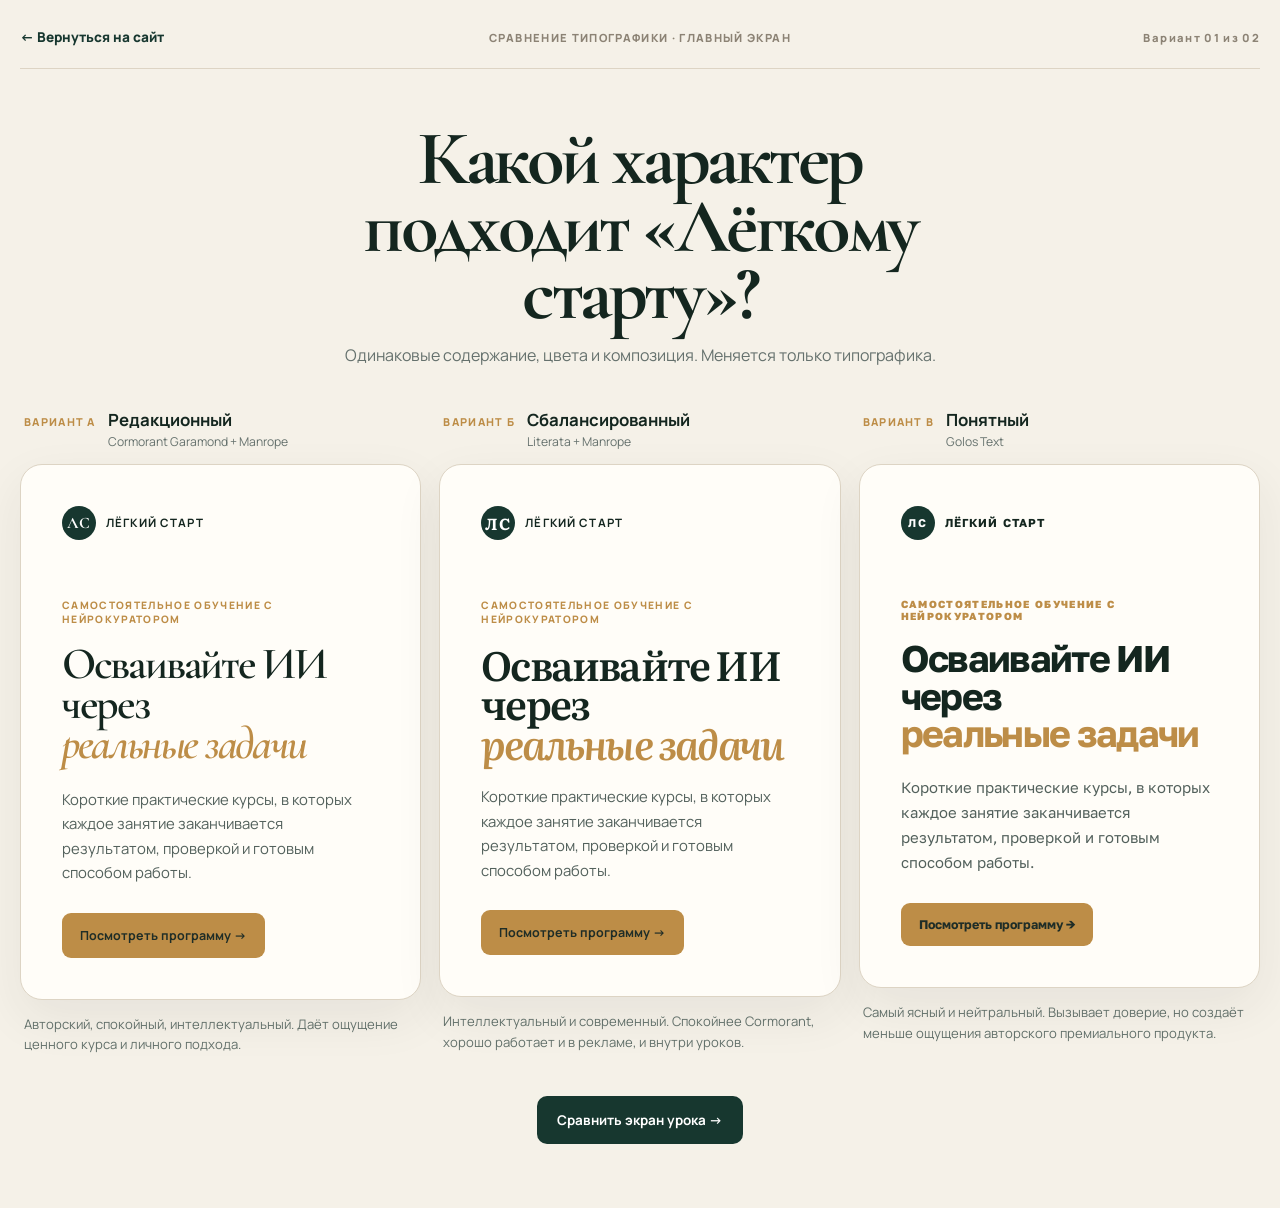
<file: typography-home.html>
<!doctype html>
<html lang="ru">
<head>
  <meta charset="utf-8">
  <meta name="viewport" content="width=device-width, initial-scale=1">
  <title>Сравнение шрифтов — Лёгкий старт</title>
  <link rel="preconnect" href="https://fonts.googleapis.com">
  <link rel="preconnect" href="https://fonts.gstatic.com" crossorigin>
  <link href="https://fonts.googleapis.com/css2?family=Cormorant+Garamond:ital,wght@0,500;0,600;0,700;1,600&family=Golos+Text:wght@400;500;600;700&family=Literata:ital,opsz,wght@0,7..72,500;0,7..72,600;0,7..72,700;1,7..72,600&family=Manrope:wght@400;500;600;700;800&display=swap" rel="stylesheet">
  <link rel="stylesheet" href="assets/css/typography-preview.css">
</head>
<body>
  <main class="comparison-page">
    <header class="comparison-header">
      <a href="index.html#/" class="back-link">← Вернуться на сайт</a>
      <p>СРАВНЕНИЕ ТИПОГРАФИКИ · ГЛАВНЫЙ ЭКРАН</p>
      <span>Вариант 01 из 02</span>
    </header>
    <section class="comparison-intro">
      <h1>Какой характер<br>подходит «Лёгкому старту»?</h1>
      <p>Одинаковые содержание, цвета и композиция. Меняется только типографика.</p>
    </section>
    <section class="comparison-grid">
      <article class="specimen editorial">
        <div class="specimen-label"><span>Вариант А</span><b>Редакционный</b><small>Cormorant Garamond + Manrope</small></div>
        <div class="specimen-canvas">
          <div class="specimen-brand"><i>ЛС</i><strong>ЛЁГКИЙ СТАРТ</strong></div>
          <p class="eyebrow">САМОСТОЯТЕЛЬНОЕ ОБУЧЕНИЕ С НЕЙРОКУРАТОРОМ</p>
          <h2>Осваивайте ИИ через<br><em>реальные задачи</em></h2>
          <p class="lead">Короткие практические курсы, в которых каждое занятие заканчивается результатом, проверкой и готовым способом работы.</p>
          <button>Посмотреть программу →</button>
        </div>
        <p class="specimen-note">Авторский, спокойный, интеллектуальный. Даёт ощущение ценного курса и личного подхода.</p>
      </article>
      <article class="specimen balanced">
        <div class="specimen-label"><span>Вариант Б</span><b>Сбалансированный</b><small>Literata + Manrope</small></div>
        <div class="specimen-canvas">
          <div class="specimen-brand"><i>ЛС</i><strong>ЛЁГКИЙ СТАРТ</strong></div>
          <p class="eyebrow">САМОСТОЯТЕЛЬНОЕ ОБУЧЕНИЕ С НЕЙРОКУРАТОРОМ</p>
          <h2>Осваивайте ИИ через<br><em>реальные задачи</em></h2>
          <p class="lead">Короткие практические курсы, в которых каждое занятие заканчивается результатом, проверкой и готовым способом работы.</p>
          <button>Посмотреть программу →</button>
        </div>
        <p class="specimen-note">Интеллектуальный и современный. Спокойнее Cormorant, хорошо работает и в рекламе, и внутри уроков.</p>
      </article>
      <article class="specimen golos">
        <div class="specimen-label"><span>Вариант В</span><b>Понятный</b><small>Golos Text</small></div>
        <div class="specimen-canvas">
          <div class="specimen-brand"><i>ЛС</i><strong>ЛЁГКИЙ СТАРТ</strong></div>
          <p class="eyebrow">САМОСТОЯТЕЛЬНОЕ ОБУЧЕНИЕ С НЕЙРОКУРАТОРОМ</p>
          <h2>Осваивайте ИИ через<br><em>реальные задачи</em></h2>
          <p class="lead">Короткие практические курсы, в которых каждое занятие заканчивается результатом, проверкой и готовым способом работы.</p>
          <button>Посмотреть программу →</button>
        </div>
        <p class="specimen-note">Самый ясный и нейтральный. Вызывает доверие, но создаёт меньше ощущения авторского премиального продукта.</p>
      </article>
    </section>
    <a class="next-page" href="typography-lesson.html">Сравнить экран урока →</a>
  </main>
</body>
</html>
</file>
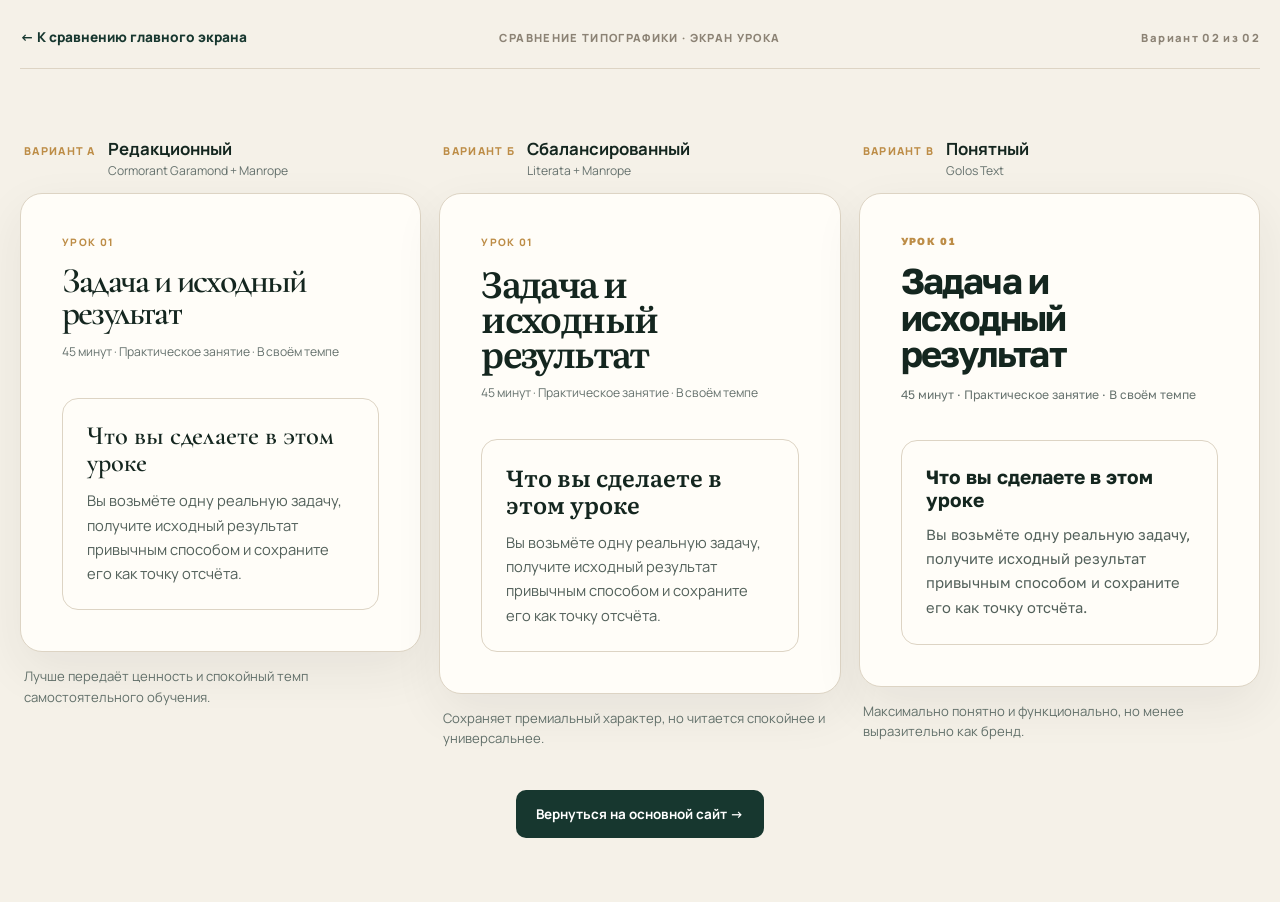
<file: typography-lesson.html>
<!doctype html>
<html lang="ru">
<head>
  <meta charset="utf-8">
  <meta name="viewport" content="width=device-width, initial-scale=1">
  <title>Сравнение шрифтов урока — Лёгкий старт</title>
  <link rel="preconnect" href="https://fonts.googleapis.com">
  <link rel="preconnect" href="https://fonts.gstatic.com" crossorigin>
  <link href="https://fonts.googleapis.com/css2?family=Cormorant+Garamond:ital,wght@0,500;0,600;0,700;1,600&family=Golos+Text:wght@400;500;600;700&family=Literata:ital,opsz,wght@0,7..72,500;0,7..72,600;0,7..72,700;1,7..72,600&family=Manrope:wght@400;500;600;700;800&display=swap" rel="stylesheet">
  <link rel="stylesheet" href="assets/css/typography-preview.css">
</head>
<body>
  <main class="comparison-page lesson-page">
    <header class="comparison-header">
      <a href="typography-home.html" class="back-link">← К сравнению главного экрана</a>
      <p>СРАВНЕНИЕ ТИПОГРАФИКИ · ЭКРАН УРОКА</p>
      <span>Вариант 02 из 02</span>
    </header>
    <section class="comparison-grid">
      <article class="specimen editorial">
        <div class="specimen-label"><span>Вариант А</span><b>Редакционный</b><small>Cormorant Garamond + Manrope</small></div>
        <div class="lesson-canvas">
          <p class="eyebrow">УРОК 01</p><h2>Задача и исходный результат</h2>
          <p class="lesson-meta">45 минут · Практическое занятие · В своём темпе</p>
          <div class="lesson-card"><h3>Что вы сделаете в этом уроке</h3><p>Вы возьмёте одну реальную задачу, получите исходный результат привычным способом и сохраните его как точку отсчёта.</p></div>
        </div>
        <p class="specimen-note">Лучше передаёт ценность и спокойный темп самостоятельного обучения.</p>
      </article>
      <article class="specimen balanced">
        <div class="specimen-label"><span>Вариант Б</span><b>Сбалансированный</b><small>Literata + Manrope</small></div>
        <div class="lesson-canvas">
          <p class="eyebrow">УРОК 01</p><h2>Задача и исходный результат</h2>
          <p class="lesson-meta">45 минут · Практическое занятие · В своём темпе</p>
          <div class="lesson-card"><h3>Что вы сделаете в этом уроке</h3><p>Вы возьмёте одну реальную задачу, получите исходный результат привычным способом и сохраните его как точку отсчёта.</p></div>
        </div>
        <p class="specimen-note">Сохраняет премиальный характер, но читается спокойнее и универсальнее.</p>
      </article>
      <article class="specimen golos">
        <div class="specimen-label"><span>Вариант В</span><b>Понятный</b><small>Golos Text</small></div>
        <div class="lesson-canvas">
          <p class="eyebrow">УРОК 01</p><h2>Задача и исходный результат</h2>
          <p class="lesson-meta">45 минут · Практическое занятие · В своём темпе</p>
          <div class="lesson-card"><h3>Что вы сделаете в этом уроке</h3><p>Вы возьмёте одну реальную задачу, получите исходный результат привычным способом и сохраните его как точку отсчёта.</p></div>
        </div>
        <p class="specimen-note">Максимально понятно и функционально, но менее выразительно как бренд.</p>
      </article>
    </section>
    <a class="next-page" href="index.html#/">Вернуться на основной сайт →</a>
  </main>
</body>
</html>
</file>
<file: assets/css/typography-preview.css>
:root { --ink:#14261f; --forest:#17372f; --gold:#bd8d47; --canvas:#f5f1e8; --paper:#fffdf8; --line:#ddd4c4; --muted:#65716d; }
* { box-sizing:border-box; }
body { margin:0; background:var(--canvas); color:var(--ink); font-family:Manrope,Arial,sans-serif; }
.comparison-page { width:min(1720px,calc(100% - 40px)); margin:auto; padding:28px 0 64px; }
.comparison-header { display:grid; grid-template-columns:1fr auto 1fr; align-items:center; gap:18px; padding-bottom:22px; border-bottom:1px solid var(--line); font-size:.7rem; font-weight:800; letter-spacing:.12em; color:#8c8375; }
.comparison-header p { margin:0; text-align:center; }.comparison-header span { text-align:right; }.back-link { color:var(--forest); text-decoration:none; letter-spacing:0; font-size:.85rem; }
.comparison-intro { max-width:760px; margin:56px auto 42px; text-align:center; }.comparison-intro h1 { margin:0 0 16px; font-family:"Cormorant Garamond",Georgia,serif; font-size:clamp(3rem,6vw,5.5rem); line-height:.88; letter-spacing:-.045em; }.comparison-intro p { margin:0; color:var(--muted); }
.comparison-grid { display:grid; grid-template-columns:repeat(3,minmax(0,1fr)); gap:18px; }.specimen { min-width:0; }.specimen-label { display:grid; grid-template-columns:auto 1fr; gap:2px 12px; align-items:baseline; padding:0 4px 14px; }.specimen-label span { color:var(--gold); font-size:.68rem; font-weight:800; text-transform:uppercase; letter-spacing:.12em; }.specimen-label b { font-size:1.05rem; }.specimen-label small { grid-column:2; color:var(--muted); font-size:.76rem; }
.specimen-canvas,.lesson-canvas { min-height:510px; padding:clamp(26px,3.2vw,46px); border:1px solid var(--line); border-radius:22px; background:var(--paper); box-shadow:0 18px 50px rgb(38 48 43 / 7%); }.specimen-brand { display:flex; align-items:center; gap:10px; font-size:.72rem; letter-spacing:.1em; }.specimen-brand i { display:grid; width:34px; height:34px; place-items:center; border-radius:50%; background:var(--forest); color:#fff; font-family:"Cormorant Garamond",serif; font-size:1rem; font-style:normal; font-weight:700; }.eyebrow { margin:58px 0 18px; color:var(--gold); font-size:.64rem; font-weight:800; letter-spacing:.13em; }.specimen h2 { margin:0 0 22px; font-family:"Cormorant Garamond",Georgia,serif; font-size:clamp(2.55rem,3.5vw,4.05rem); font-weight:600; line-height:.9; letter-spacing:-.05em; }.specimen h2 em { color:var(--gold); font-style:italic; }.lead { max-width:550px; margin:0 0 28px; color:#53615c; font-size:.93rem; line-height:1.65; }.specimen button { border:0; border-radius:9px; padding:14px 18px; background:var(--gold); color:#1f2d27; font:700 .78rem Manrope,Arial,sans-serif; }.specimen-note { margin:14px 4px 0; color:#62706a; font-size:.82rem; line-height:1.55; }
.balanced h2,.balanced h3,.balanced .specimen-brand i { font-family:Literata,Georgia,serif; }.balanced h2 { font-size:clamp(2.3rem,3.15vw,3.65rem); font-weight:600; line-height:.98; letter-spacing:-.045em; }.balanced .specimen-canvas,.balanced .lesson-canvas { font-family:Manrope,Arial,sans-serif; }
.golos .specimen-canvas,.golos .lesson-canvas,.golos .specimen-brand,.golos .eyebrow,.golos h2,.golos h3,.golos button,.golos .specimen-brand i { font-family:"Golos Text",Arial,sans-serif; }.golos .specimen-brand i { font-size:.7rem; }.golos h2 { font-size:clamp(2.2rem,2.9vw,3.35rem); font-weight:700; line-height:1.02; letter-spacing:-.045em; }.golos h2 em { font-style:normal; }.golos .lead { line-height:1.68; }
.lesson-page .comparison-grid { margin-top:68px; }.lesson-canvas { min-height:430px; }.lesson-canvas .eyebrow { margin:0 0 16px; }.lesson-canvas h2 { margin-bottom:14px; font-size:clamp(2rem,2.8vw,3.2rem); }.lesson-meta { color:var(--muted); font-size:.76rem; }.lesson-card { margin-top:38px; padding:24px; border:1px solid var(--line); border-radius:16px; }.lesson-card h3 { margin:0 0 12px; font-family:"Cormorant Garamond",Georgia,serif; font-size:1.65rem; font-weight:600; line-height:1; }.lesson-card p { margin:0; color:#52605a; font-size:.92rem; line-height:1.65; }.balanced .lesson-card h3 { font-family:Literata,Georgia,serif; font-size:1.45rem; line-height:1.15; }.golos .lesson-card h3 { font-family:"Golos Text",Arial,sans-serif; font-size:1.2rem; font-weight:700; line-height:1.2; }
.next-page { display:block; width:max-content; margin:42px auto 0; padding:15px 20px; border-radius:10px; background:var(--forest); color:#fff; text-decoration:none; font-size:.84rem; font-weight:700; }
@media (max-width:1080px) { .comparison-grid { grid-template-columns:1fr; }.specimen-canvas,.lesson-canvas { min-height:auto; }.specimen h2,.balanced h2,.golos h2 { max-width:760px; font-size:clamp(3rem,8vw,5rem); } }
@media (max-width:760px) { .comparison-page { width:min(100% - 28px,1720px); }.comparison-header { grid-template-columns:1fr; gap:8px; }.comparison-header p,.comparison-header span { text-align:left; }.comparison-intro { margin:38px auto 32px; }.specimen h2,.balanced h2,.golos h2 { font-size:3.15rem; }.lesson-page .comparison-grid { margin-top:38px; } }
</file>
